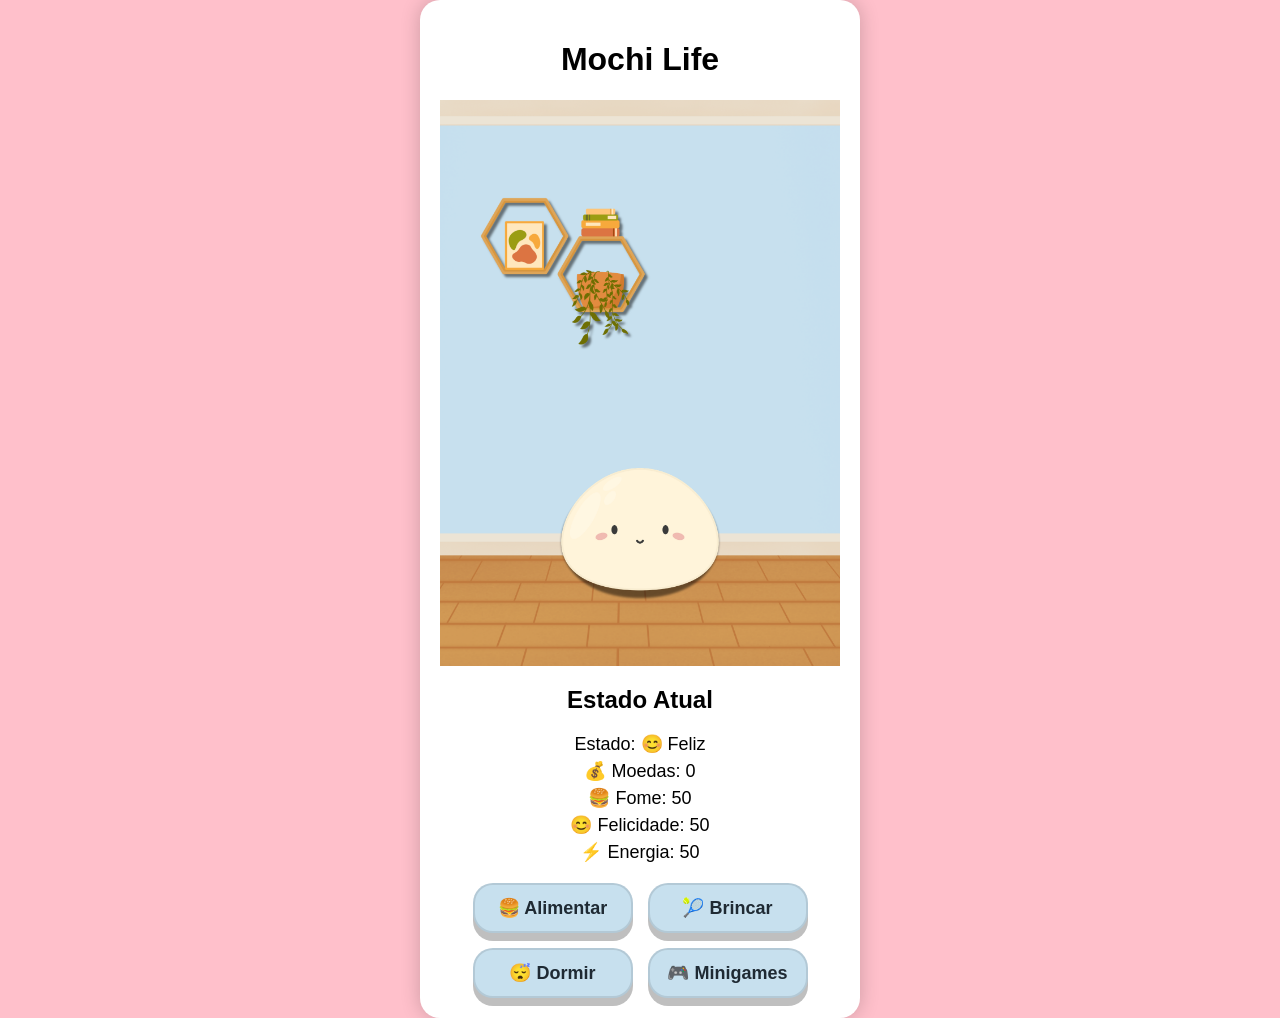
<file: index.html>
<!DOCTYPE html>
<html>

<head>
    <title>Mochi Life</title>
    <link rel="stylesheet" href="css/style.css">
</head>

<body>

    <div class="app">

        <h1>Mochi Life</h1>

        <div class="quarto">
            <img src="img/quarto.png" id="fundo">
            <img src="img/mochi.png" id="mochi">
        </div>

        <h2>Estado Atual</h2>

        <p id="estado">🍡 Estado: Feliz</p>
        <p id="moedas">💰 Moedas: 0</p>

        <p id="fome">🍔 Fome: 50</p>
        <p id="felicidade">😊 Felicidade: 50</p>
        <p id="energia">⚡ Energia: 50</p>

        <div class="botoes">

            <button id="alimentar">🍔 Alimentar</button>

            <button id="brincar">🎾 Brincar</button>

            <button id="dormir">😴 Dormir</button>

            <button id="minigame">🎮 Minigames</button>

        </div>

    </div>

    <script src="js/script.js"></script>
    <script src="js/minigames.js"></script>

</body>

</html>
</file>
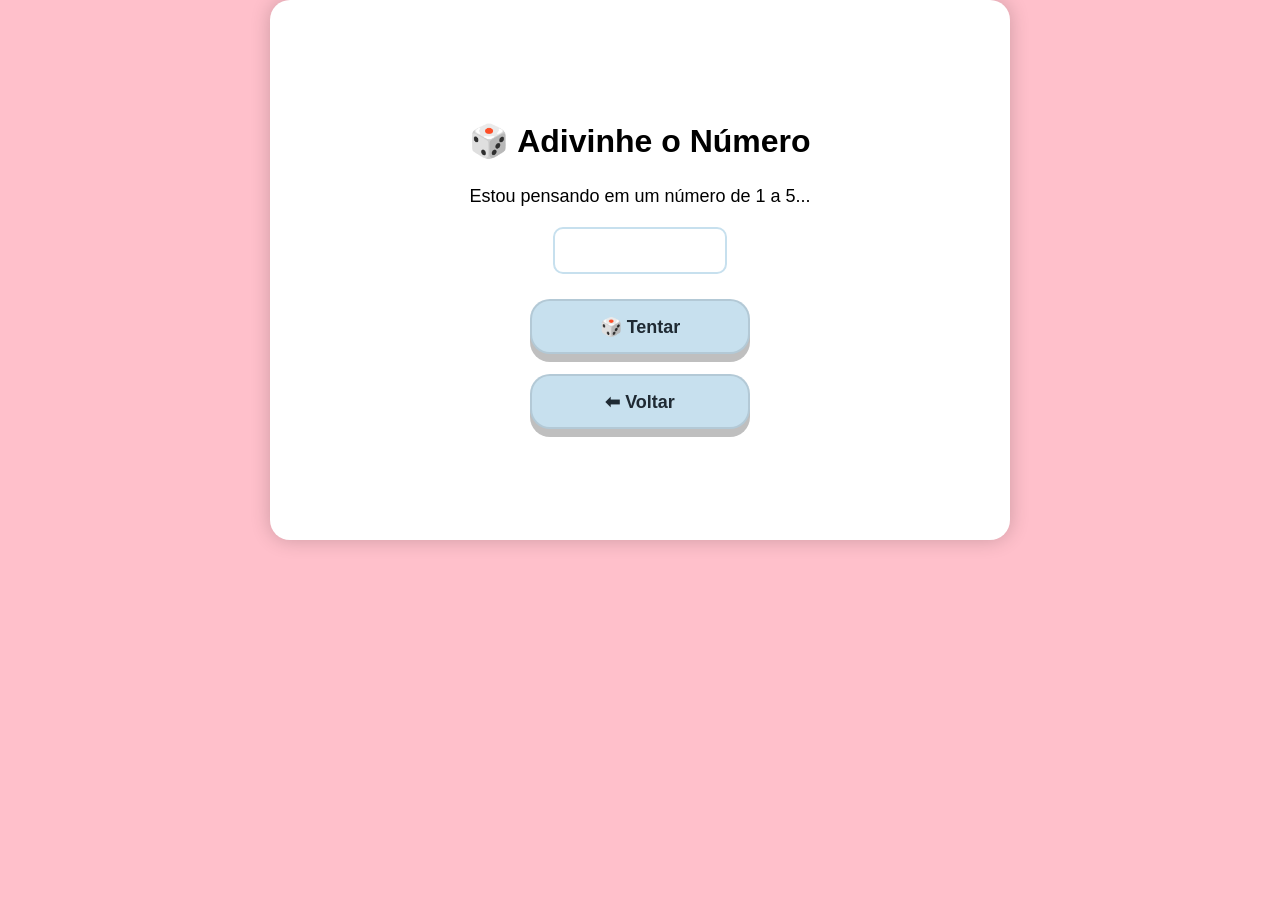
<file: adivinhe-numero.html>
<!DOCTYPE html>
<html>

<head>
    <title>Adivinhe o Número</title>
    <link rel="stylesheet" href="css/style.css">
</head>

<body>

    <div class="app jogo">

        <h1>🎲 Adivinhe o Número</h1>

        <p>
            Estou pensando em um número de 1 a 5...
        </p>

        <input
            type="number"
            id="tentativa"
            min="1"
            max="5">

        <button id="jogar" class="botao-mochi">
            🎲 Tentar
        </button>

        <button id="voltar" class="botao-mochi">
            ⬅ Voltar
        </button>

    </div>

    <script src="js/adivinhe-numero.js"></script>

</body>

</html>
</file>
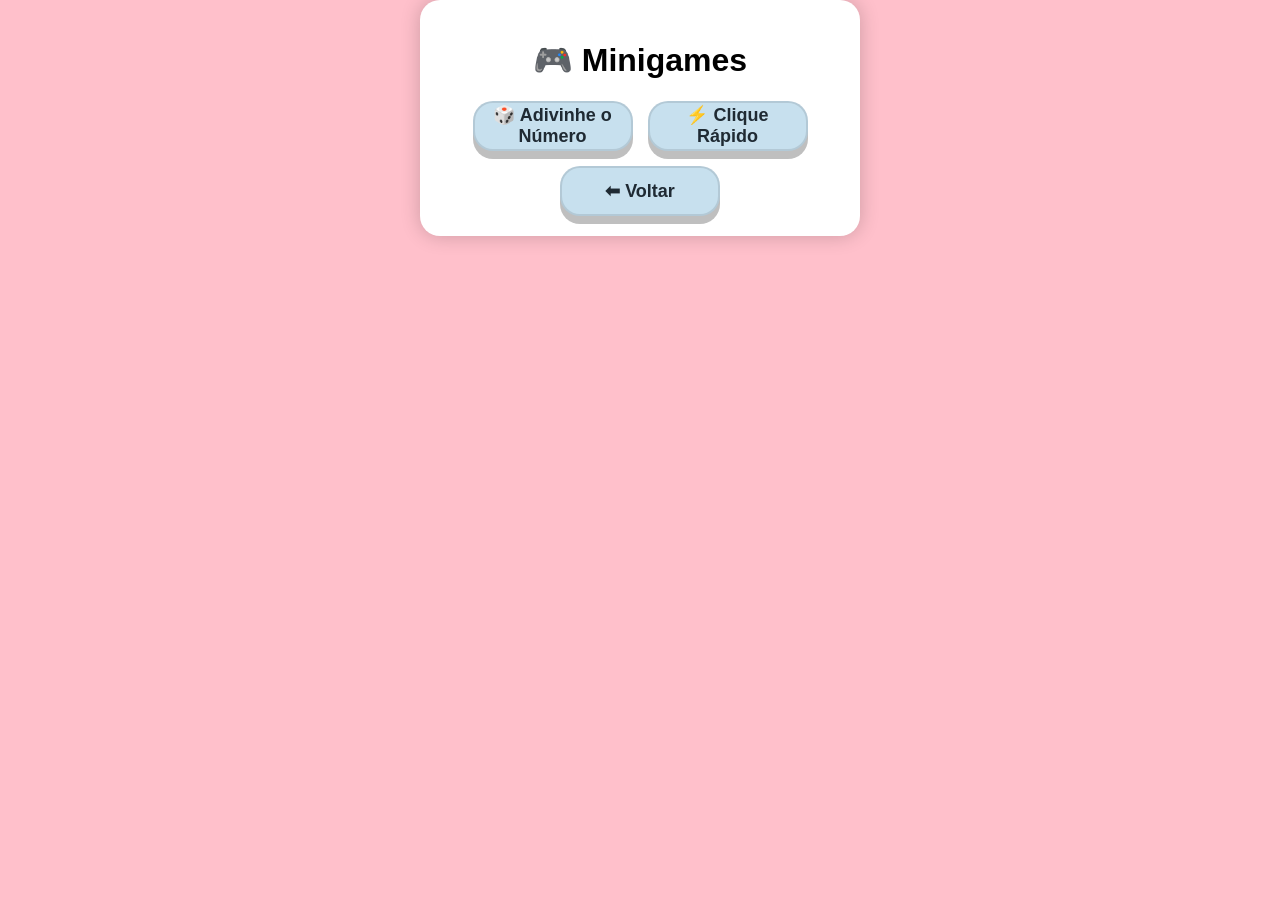
<file: minigames.html>
<!DOCTYPE html>
<html>

<head>
    <title>Minigames - Mochi Life</title>
    <link rel="stylesheet" href="css/style.css">
</head>

<body>

    <div class="app">

        <h1>🎮 Minigames</h1>

        <div class="botoes">

            <button id="adivinhar">
                🎲 Adivinhe o Número
            </button>

            <button id="cliqueRapido">
                ⚡ Clique Rápido
            </button>

            <button id="voltar">
                ⬅ Voltar
            </button>

        </div>

    </div>

    <script src="js/minigames.js"></script>

</body>

    <script src="js/minigames.js"></script>

</body>

</html>
</file>
<file: css/style.css>
h1, h2 {
    text-align: center;
}

body {
    background-color: pink;

    display: flex;
    justify-content: center;

    margin: 0;
    font-family: Arial, sans-serif;
}

.app {
    width: 400px;

    background-color: white;

    padding: 20px;

    border-radius: 20px;

    box-shadow: 0 0 20px rgba(0, 0, 0, 0.2);
}

.quarto {
    position: relative;
    width: 100%;
}

#fundo {
    width: 100%;
    display: block;
}

#mochi {
    width: 400px;

    position: absolute;

    bottom: -150px;
    left: 50%;

    transform: translateX(-50%);
}

p {
    font-size: 18px;
    text-align: center;
    margin: 5px 0;
}

.botoes {
    display: flex;
    justify-content: center;
    gap: 15px;

    margin-top: 20px;

    flex-wrap: wrap;
}

.botoes button {
    width: 160px;
    height: 50px;

    border: none;
    border-radius: 20px;

    cursor: pointer;

    font-size: 18px;
    font-weight: bold;

    display: flex;
    align-items: center;
    justify-content: center;

    gap: 8px;

    box-shadow: 0 8px 0 rgba(0, 0, 0, 0.25);

    transition: all 0.1s ease;

    user-select: none;
}

.botoes button:active {
    transform: translateY(5px);

    box-shadow: 0 3px 0 rgba(0, 0, 0, 0.25);
}

#alimentar,
#brincar,
#dormir,
#minigame,
#adivinhar,
#cliqueRapido,
#voltar {
    background: #c7e0ee;
    color: #1f2a33;

    border: 2px solid rgba(0, 0, 0, 0.1);
}

.jogo {
    width: 700px;
    min-height: 500px;

    display: flex;
    flex-direction: column;
    justify-content: center;
    align-items: center;

    text-align: center;
}

#tentativa {
    width: 150px;

    padding: 10px;

    margin: 15px;

    font-size: 20px;

    text-align: center;

    border-radius: 10px;
    border: 2px solid #c7e0ee;
}

.botao-mochi {
    width: 220px;
    height: 55px;

    background: #c7e0ee;
    color: #1f2a33;

    border: 2px solid rgba(0, 0, 0, 0.1);
    border-radius: 20px;

    font-size: 18px;
    font-weight: bold;

    cursor: pointer;

    margin: 10px;

    box-shadow: 0 8px 0 rgba(0, 0, 0, 0.25);

    transition: all 0.1s ease;
}

.botao-mochi:active {
    transform: translateY(5px);

    box-shadow: 0 3px 0 rgba(0, 0, 0, 0.25);
}
</file>
